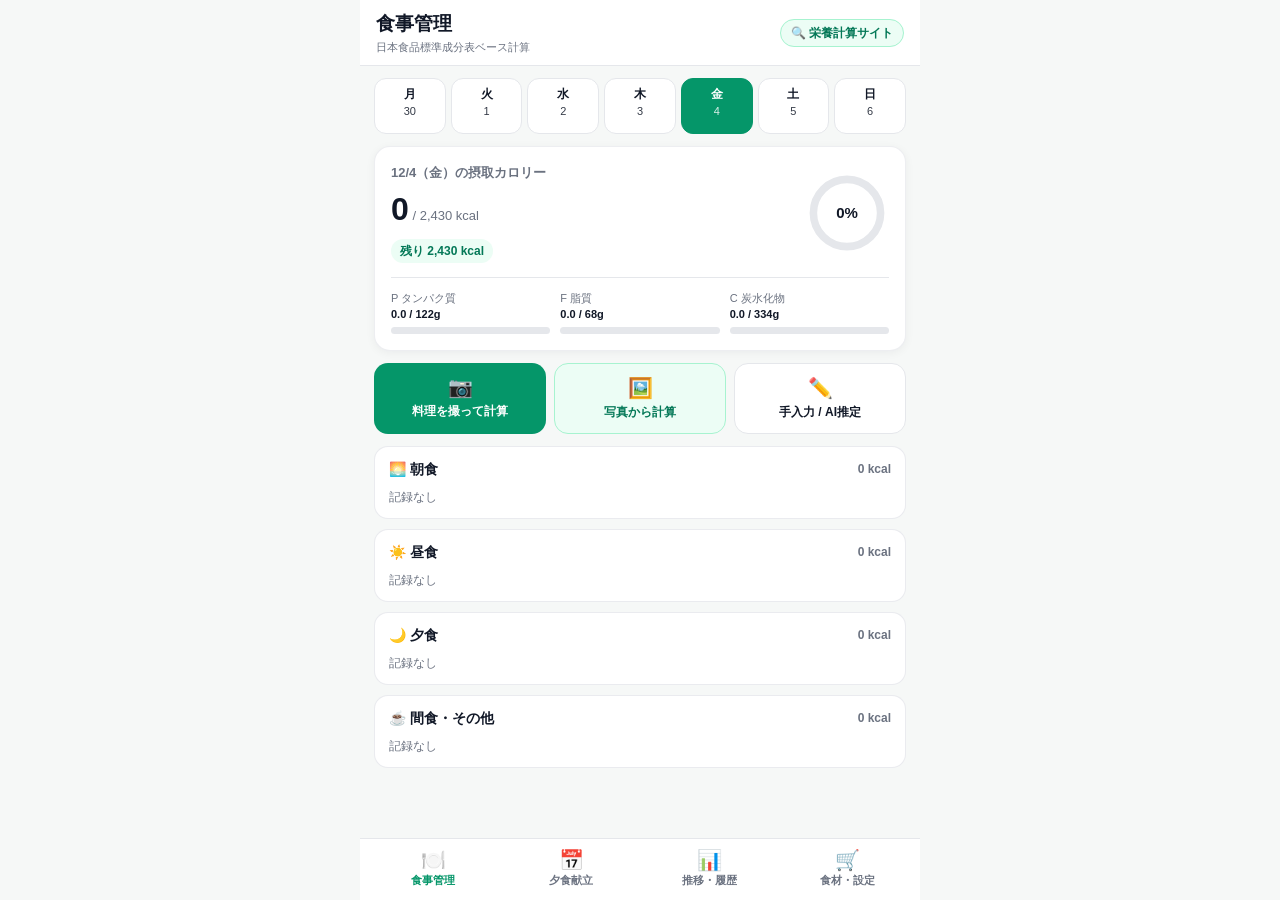
<file: index.html>
<!DOCTYPE html>
<html lang="ja">
<head>
  <meta charset="UTF-8" />
  <meta name="viewport" content="width=device-width, initial-scale=1.0, maximum-scale=1.0, user-scalable=no, viewport-fit=cover" />
  <meta name="apple-mobile-web-app-capable" content="yes" />
  <meta name="apple-mobile-web-app-status-bar-style" content="default" />
  <meta name="apple-mobile-web-app-title" content="献立＆食事管理" />
  <meta name="theme-color" content="#059669" />
  <title>献立＆食事管理アプリ</title>
  <link rel="stylesheet" href="style.css" />
</head>
<body>
  <div id="app">
    <!-- ヘッダー -->
    <header class="app-header">
      <div class="header-inner">
        <div>
          <h1 id="header-title">食事管理</h1>
          <p id="header-subtitle" class="header-sub">日本食品標準成分表ベース計算</p>
        </div>
        <div class="header-actions">
          <a href="https://www.eiyoukeisan.com/" target="_blank" rel="noopener noreferrer" class="btn-chip-outline" title="簡単！栄養andカロリー計算を開く">
            🔍 栄養計算サイト
          </a>
        </div>
      </div>
    </header>

    <!-- メインコンテンツ -->
    <main class="main-content">

      <!-- ================= タブ1: 食事管理 (月〜日) ================= -->
      <section id="tab-meals" class="tab-panel active">
        <!-- 曜日バー (月〜日) -->
        <div class="weekday-strip" id="meal-weekday-strip"></div>

        <!-- カロリー＆PFCサマリーカード -->
        <div class="card dashboard-card">
          <div class="dashboard-top">
            <div>
              <div class="date-label" id="selected-date-label"></div>
              <div class="cal-main">
                <span id="eaten-cal" class="cal-num">0</span>
                <span class="cal-unit">/ <span id="target-cal-display">2000</span> kcal</span>
              </div>
              <div id="remaining-cal-badge" class="remaining-badge ok">残り 2000 kcal</div>
            </div>
            <div class="ring-wrap">
              <svg class="ring-svg" viewBox="0 0 100 100">
                <circle class="ring-bg" cx="50" cy="50" r="40" />
                <circle id="ring-progress" class="ring-fg" cx="50" cy="50" r="40" stroke-dasharray="251.33" stroke-dashoffset="251.33" />
              </svg>
              <div class="ring-center">
                <span id="ring-percent">0%</span>
              </div>
            </div>
          </div>

          <div class="pfc-bars">
            <div class="pfc-item">
              <div class="pfc-head"><span>P タンパク質</span><span id="p-val">0 / 0g</span></div>
              <div class="bar-track"><div id="p-bar" class="bar-fill p-color"></div></div>
            </div>
            <div class="pfc-item">
              <div class="pfc-head"><span>F 脂質</span><span id="f-val">0 / 0g</span></div>
              <div class="bar-track"><div id="f-bar" class="bar-fill f-color"></div></div>
            </div>
            <div class="pfc-item">
              <div class="pfc-head"><span>C 炭水化物</span><span id="c-val">0 / 0g</span></div>
              <div class="bar-track"><div id="c-bar" class="bar-fill c-color"></div></div>
            </div>
          </div>
        </div>

        <!-- 写真でカロリー算出＆手動追加アクション -->
        <div class="action-grid">
          <button type="button" class="btn-primary-card" id="btn-meal-camera">
            <span class="btn-icon">📷</span>
            <span>料理を撮って計算</span>
          </button>
          <button type="button" class="btn-secondary-card" id="btn-meal-album">
            <span class="btn-icon">🖼️</span>
            <span>写真から計算</span>
          </button>
          <button type="button" class="btn-outline-card" id="btn-meal-manual">
            <span class="btn-icon">✏️</span>
            <span>手入力 / AI推定</span>
          </button>
        </div>

        <!-- 隠しファイル入力 (料理写真) -->
        <input type="file" id="input-meal-camera" accept="image/*" capture="environment" class="hidden" />
        <input type="file" id="input-meal-album" accept="image/*" class="hidden" />

        <!-- 夕食献立との連動カード -->
        <div id="linked-dinner-box" class="linked-dinner-box hidden"></div>

        <!-- 食事ログリスト (朝・昼・夕・間食) -->
        <div id="daily-meal-sections"></div>
      </section>

      <!-- ================= タブ2: 夕食献立 (月〜日) ================= -->
      <section id="tab-menu" class="tab-panel">
        <div class="card hero-menu-card">
          <div class="hero-menu-head">
            <div>
              <h2>今週の夕食献立（月〜日）</h2>
              <p class="muted-text">週1回の買い物食材から、必要な曜日だけAIが作成します</p>
            </div>
            <span id="pantry-count-pill" class="pill-emerald">食材 0品</span>
          </div>
          <div class="menu-cta-row">
            <button type="button" class="btn-primary flex-1" id="btn-open-ai-menu">
              ✨ 手持ち食材から作成
            </button>
            <button type="button" class="btn-outline" id="btn-open-recipe-search">
              🔎 レシピ検索
            </button>
          </div>
        </div>

        <div id="weekly-menu-list" class="menu-list"></div>
      </section>

      <!-- ================= タブ3: 推移・履歴 ================= -->
      <section id="tab-history" class="tab-panel">
        <div class="segment-control" id="history-range-toggle">
          <button type="button" class="seg-btn active" data-range="7">直近7日間</button>
          <button type="button" class="seg-btn" data-range="30">直近30日間</button>
        </div>

        <!-- 期間サマリー -->
        <div class="stats-grid">
          <div class="stat-card">
            <span class="stat-label">平均摂取</span>
            <strong id="stat-avg-cal">0 kcal</strong>
          </div>
          <div class="stat-card">
            <span class="stat-label">記録日数</span>
            <strong id="stat-logged-days">0 日</strong>
          </div>
          <div class="stat-card">
            <span class="stat-label">目標圏内</span>
            <strong id="stat-hit-rate">0%</strong>
          </div>
        </div>

        <!-- カロリー推移グラフ -->
        <div class="card">
          <div class="card-head-row">
            <h3>日別摂取カロリー推移</h3>
            <span class="muted-text small" id="chart-target-legend">破線: 目標</span>
          </div>
          <div id="calorie-chart-container" class="chart-scroll"></div>
          <div class="avg-pfc-strip" id="stat-avg-pfc">平均PFC: P 0g / F 0g / C 0g</div>
        </div>

        <!-- 体重推移グラフ -->
        <div class="card">
          <div class="card-head-row">
            <h3>体重の推移</h3>
            <button type="button" class="btn-link" id="btn-quick-weight">+ 今日の体重を記録</button>
          </div>
          <div id="weight-chart-container"></div>
        </div>

        <!-- 日別食事履歴アコーディオン -->
        <div class="card">
          <div class="card-head-row">
            <h3>日別の食事ログ履歴</h3>
            <button type="button" class="btn-link" id="btn-load-sample-history">デモ履歴を追加</button>
          </div>
          <div id="history-log-list"></div>
        </div>
      </section>

      <!-- ================= タブ4: 食材・設定 ================= -->
      <section id="tab-settings" class="tab-panel">
        <!-- 買い物レシート・食材写真取り込み -->
        <div class="card">
          <div class="card-head-row">
            <h3>🛒 手持ち食材（買い物リスト）</h3>
            <button type="button" class="btn-link" id="btn-add-pantry-manual">+ 手動追加</button>
          </div>
          <p class="muted-text small mb-8">レシートや買った食材を撮影すると、AIが食品だけ抽出して登録します。</p>
          <div class="two-col-btns mb-12">
            <button type="button" class="btn-primary" id="btn-receipt-camera">📷 レシート/食材を撮影</button>
            <button type="button" class="btn-outline" id="btn-receipt-album">🖼️ 写真から選択</button>
          </div>
          <input type="file" id="input-receipt-camera" accept="image/*" capture="environment" class="hidden" />
          <input type="file" id="input-receipt-album" accept="image/*" class="hidden" />

          <div id="pantry-list" class="pantry-list"></div>
        </div>

        <!-- 身体データ・目標カロリー計算 -->
        <div class="card">
          <h3>⚖️ 身体データ・目安カロリー</h3>
          <div class="target-hero-box">
            <span class="muted-text small">1日の目安摂取カロリー</span>
            <div class="target-hero-val"><span id="settings-target-cal">2000</span> kcal</div>
            <div class="muted-text small" id="settings-bmr-tdee">基礎代謝: 0 kcal / 総消費: 0 kcal</div>
          </div>

          <div class="form-grid">
            <label class="form-field">
              <span>体重 (kg)</span>
              <input type="number" id="prof-weight" step="0.1" inputmode="decimal" />
            </label>
            <label class="form-field">
              <span>身長 (cm)</span>
              <input type="number" id="prof-height" step="0.1" inputmode="decimal" />
            </label>
            <label class="form-field">
              <span>年齢</span>
              <input type="number" id="prof-age" inputmode="numeric" />
            </label>
            <label class="form-field">
              <span>性別</span>
              <select id="prof-gender">
                <option value="male">男性</option>
                <option value="female">女性</option>
              </select>
            </label>
          </div>

          <label class="form-field mt-8">
            <span>日常の活動レベル</span>
            <select id="prof-activity">
              <option value="1.2">低い（デスクワーク中心）</option>
              <option value="1.55">普通（立ち仕事・週1〜3回の運動）</option>
              <option value="1.725">高い（肉体労働・週4回以上の運動）</option>
            </select>
          </label>

          <label class="form-field mt-8">
            <span>目標</span>
            <select id="prof-goal">
              <option value="-400">減量（-400 kcal）</option>
              <option value="0">現状維持（±0 kcal）</option>
              <option value="300">増量（+300 kcal）</option>
            </select>
          </label>

          <div class="toggle-row mt-12">
            <span>目標カロリーを手動で指定する</span>
            <input type="checkbox" id="prof-manual-toggle" class="switch-input" />
          </div>
          <label class="form-field mt-8 hidden" id="manual-cal-wrap">
            <span>手動目標カロリー (kcal)</span>
            <input type="number" id="prof-manual-cal" inputmode="numeric" />
          </label>

          <label class="form-field mt-12">
            <span>夕食のカロリー目安配分: <strong id="dinner-ratio-label">40%</strong>（約 <span id="dinner-cal-guide">800</span> kcal）</span>
            <input type="range" id="prof-dinner-ratio" min="30" max="50" step="5" />
          </label>

          <button type="button" class="btn-outline w-full mt-12" id="btn-save-weight-log">
            現在の体重を履歴に記録する
          </button>
        </div>

        <!-- Gemini APIキー設定 -->
        <div class="card">
          <h3>🔑 Gemini API 設定（写真解析・AI献立）</h3>
          <p class="muted-text small mb-8">
            Google AI Studio の無料APIキーを保存すると、料理写真・レシートの実画像認識と、日本食品標準成分表（八訂）ベースの食材グラム分解計算が有効になります。未設定時はデモAIで動作します。
          </p>
          <label class="form-field">
            <span>Gemini API キー</span>
            <input type="password" id="input-api-key" placeholder="AIzaSy..." autocomplete="off" />
          </label>
          <div class="two-col-btns mt-8">
            <button type="button" class="btn-primary" id="btn-save-api-key">キーを保存</button>
            <button type="button" class="btn-outline" id="btn-clear-api-key">クリア</button>
          </div>
          <div id="api-key-status" class="muted-text small mt-8"></div>
        </div>

        <!-- データ管理 -->
        <div class="card">
          <h3>🗂️ データ管理</h3>
          <div class="two-col-btns">
            <button type="button" class="btn-outline" id="btn-reset-week-menu">今週の献立をクリア</button>
            <button type="button" class="btn-danger-outline" id="btn-reset-all">全データを初期化</button>
          </div>
        </div>
      </section>
    </main>

    <!-- 下部タブナビゲーション -->
    <nav class="bottom-nav">
      <button type="button" class="nav-item active" data-tab="meals">
        <span class="nav-icon">🍽️</span>
        <span class="nav-label">食事管理</span>
      </button>
      <button type="button" class="nav-item" data-tab="menu">
        <span class="nav-icon">📅</span>
        <span class="nav-label">夕食献立</span>
      </button>
      <button type="button" class="nav-item" data-tab="history">
        <span class="nav-icon">📊</span>
        <span class="nav-label">推移・履歴</span>
      </button>
      <button type="button" class="nav-item" data-tab="settings">
        <span class="nav-icon">🛒</span>
        <span class="nav-label">食材・設定</span>
      </button>
    </nav>
  </div>

  <!-- ================= モーダル群 ================= -->

  <!-- 1. 食事の追加・写真解析確認モーダル -->
  <div id="modal-meal" class="modal-backdrop hidden">
    <div class="modal-sheet">
      <div class="modal-header">
        <h3 id="modal-meal-title">食事を記録</h3>
        <button type="button" class="modal-close" data-close="modal-meal">✕</button>
      </div>
      <div class="modal-body">
        <div id="meal-photo-preview-wrap" class="photo-preview-wrap hidden">
          <img id="meal-photo-preview" alt="料理写真プレビュー" />
          <div id="meal-ai-note" class="ai-note-box"></div>
        </div>

        <label class="form-field">
          <span>時間帯</span>
          <select id="meal-input-timing">
            <option value="breakfast">朝食</option>
            <option value="lunch">昼食</option>
            <option value="dinner">夕食</option>
            <option value="snack">間食・その他</option>
          </select>
        </label>

        <label class="form-field mt-8">
          <span>料理名・内容</span>
          <div class="input-with-btn">
            <input type="text" id="meal-input-name" placeholder="例：鶏むね肉の照り焼きとご飯150g" />
            <button type="button" class="btn-ai-inline" id="btn-estimate-text-cal">✨ AI計算</button>
          </div>
        </label>

        <!-- 方法3: eiyoukeisan.com 検索リンク -->
        <div class="eiyou-link-bar mt-8">
          <button type="button" class="btn-eiyou-search" id="btn-eiyou-meal-search">
            🔍 「簡単！栄養andカロリー計算」で調べる
          </button>
        </div>

        <!-- 方法1: 成分表ベース食材グラム分解内訳 -->
        <div id="meal-breakdown-wrap" class="breakdown-box hidden mt-8">
          <div class="breakdown-head">
            <span>📋 日本食品標準成分表ベース内訳</span>
            <span class="muted-text small">自動合算</span>
          </div>
          <ul id="meal-breakdown-list" class="breakdown-list"></ul>
        </div>

        <div class="form-grid mt-8">
          <label class="form-field">
            <span>カロリー (kcal)</span>
            <input type="number" id="meal-input-cal" inputmode="numeric" />
          </label>
          <label class="form-field">
            <span>P タンパク質 (g)</span>
            <input type="number" id="meal-input-p" step="0.1" inputmode="decimal" />
          </label>
          <label class="form-field">
            <span>F 脂質 (g)</span>
            <input type="number" id="meal-input-f" step="0.1" inputmode="decimal" />
          </label>
          <label class="form-field">
            <span>C 炭水化物 (g)</span>
            <input type="number" id="meal-input-c" step="0.1" inputmode="decimal" />
          </label>
        </div>
      </div>
      <div class="modal-footer">
        <button type="button" class="btn-primary w-full" id="btn-save-meal-entry">この内容で記録する</button>
      </div>
    </div>
  </div>

  <!-- 2. AI夕食献立作成モーダル (除外曜日選択) -->
  <div id="modal-ai-menu" class="modal-backdrop hidden">
    <div class="modal-sheet">
      <div class="modal-header">
        <h3>✨ 夕食献立をAI作成</h3>
        <button type="button" class="modal-close" data-close="modal-ai-menu">✕</button>
      </div>
      <div class="modal-body">
        <p class="muted-text small mb-8">夕食を作成する曜日を選んでください（タップで「除く」に切替）。</p>
        <div class="day-toggle-grid" id="ai-menu-day-toggles"></div>

        <label class="form-field mt-12">
          <span>希望・条件（任意）</span>
          <input type="text" id="ai-menu-pref" placeholder="例：調理20分以内、高タンパク、和食多め" />
        </label>

        <div class="info-pill-box mt-12">
          <div>📦 使用する手持ち食材：<strong id="ai-menu-pantry-summary">0品</strong></div>
          <div>🎯 1食の目安カロリー：<strong id="ai-menu-cal-guide">800 kcal</strong>（成分表ベース計算）</div>
        </div>
      </div>
      <div class="modal-footer">
        <button type="button" class="btn-primary w-full" id="btn-run-ai-menu">選んだ曜日の献立を作成</button>
      </div>
    </div>
  </div>

  <!-- 3. 夕食献立 手動編集モーダル -->
  <div id="modal-edit-dinner" class="modal-backdrop hidden">
    <div class="modal-sheet">
      <div class="modal-header">
        <h3 id="modal-edit-dinner-title">夕食献立を編集</h3>
        <button type="button" class="modal-close" data-close="modal-edit-dinner">✕</button>
      </div>
      <div class="modal-body">
        <label class="form-field">
          <span>メニュー名</span>
          <div class="input-with-btn">
            <input type="text" id="edit-dinner-name" placeholder="例：鮭の塩焼き・具だくさん味噌汁・ご飯" />
            <button type="button" class="btn-ai-inline" id="btn-estimate-dinner-cal">✨ AI計算</button>
          </div>
        </label>

        <div class="eiyou-link-bar mt-8">
          <button type="button" class="btn-eiyou-search" id="btn-eiyou-dinner-search">
            🔍 「簡単！栄養andカロリー計算」で調べる
          </button>
        </div>

        <label class="form-field mt-8">
          <span>使う食材・メモ</span>
          <input type="text" id="edit-dinner-ingredients" placeholder="例：鮭切り身 100g、豆腐 100g、白米 150g" />
        </label>

        <div class="form-grid mt-8">
          <label class="form-field">
            <span>カロリー (kcal)</span>
            <input type="number" id="edit-dinner-cal" inputmode="numeric" />
          </label>
          <label class="form-field">
            <span>P (g)</span>
            <input type="number" id="edit-dinner-p" step="0.1" inputmode="decimal" />
          </label>
          <label class="form-field">
            <span>F (g)</span>
            <input type="number" id="edit-dinner-f" step="0.1" inputmode="decimal" />
          </label>
          <label class="form-field">
            <span>C (g)</span>
            <input type="number" id="edit-dinner-c" step="0.1" inputmode="decimal" />
          </label>
        </div>
      </div>
      <div class="modal-footer">
        <button type="button" class="btn-primary w-full" id="btn-save-edit-dinner">献立を保存</button>
      </div>
    </div>
  </div>

  <!-- 4. レシピ検索 ＆ 栄養計算サイト確認モーダル -->
  <div id="modal-recipe" class="modal-backdrop hidden">
    <div class="modal-sheet">
      <div class="modal-header">
        <h3>🔎 レシピ検索・栄養確認</h3>
        <button type="button" class="modal-close" data-close="modal-recipe">✕</button>
      </div>
      <div class="modal-body">
        <label class="form-field">
          <span>検索キーワード（食材・料理名）</span>
          <input type="text" id="recipe-search-keyword" placeholder="例：鶏むね肉 ヘルシー" />
        </label>
        <div id="recipe-pantry-chips" class="chip-wrap mt-8"></div>

        <div class="recipe-site-grid mt-12">
          <button type="button" class="btn-site" data-site="cookpad">クックパッド</button>
          <button type="button" class="btn-site" data-site="kurashiru">クラシル</button>
          <button type="button" class="btn-site" data-site="delish">デリッシュキッチン</button>
          <button type="button" class="btn-site btn-site-eiyou" data-site="eiyou">栄養andカロリー計算</button>
        </div>

        <hr class="divider" />
        <h4 class="mb-8">決まったレシピを夕食献立に登録</h4>
        <label class="form-field">
          <span>登録する曜日</span>
          <select id="recipe-target-day"></select>
        </label>
        <label class="form-field mt-8">
          <span>料理名</span>
          <div class="input-with-btn">
            <input type="text" id="recipe-import-name" placeholder="見つけたメニュー名を入力" />
            <button type="button" class="btn-ai-inline" id="btn-estimate-recipe-cal">✨ AI計算</button>
          </div>
        </label>
        <div class="form-grid mt-8">
          <label class="form-field">
            <span>カロリー (kcal)</span>
            <input type="number" id="recipe-import-cal" inputmode="numeric" value="600" />
          </label>
          <label class="form-field">
            <span>P (g)</span>
            <input type="number" id="recipe-import-p" step="0.1" value="30" />
          </label>
          <label class="form-field">
            <span>F (g)</span>
            <input type="number" id="recipe-import-f" step="0.1" value="18" />
          </label>
          <label class="form-field">
            <span>C (g)</span>
            <input type="number" id="recipe-import-c" step="0.1" value="70" />
          </label>
        </div>
      </div>
      <div class="modal-footer">
        <button type="button" class="btn-primary w-full" id="btn-import-recipe">この曜日の夕食に登録</button>
      </div>
    </div>
  </div>

  <!-- 5. レシート・食材写真 抽出確認モーダル -->
  <div id="modal-receipt" class="modal-backdrop hidden">
    <div class="modal-sheet">
      <div class="modal-header">
        <h3>🛒 抽出した食材を確認</h3>
        <button type="button" class="modal-close" data-close="modal-receipt">✕</button>
      </div>
      <div class="modal-body">
        <p class="muted-text small mb-8">登録する食品にチェックを入れ、必要に応じて名称や分量を修正してください。</p>
        <div id="receipt-extracted-list" class="extracted-list"></div>
      </div>
      <div class="modal-footer">
        <button type="button" class="btn-primary w-full" id="btn-confirm-receipt-items">手持ち食材に追加</button>
      </div>
    </div>
  </div>

  <!-- ローディングオーバーレイ -->
  <div id="loading-overlay" class="loading-overlay hidden">
    <div class="loading-card">
      <div class="spinner"></div>
      <p id="loading-text">AIが成分表ベースで計算中...</p>
    </div>
  </div>

  <!-- トースト通知 -->
  <div id="toast" class="toast hidden"></div>

  <script src="app.js"></script>
</body>
</html>
</file>
<file: style.css>
/* ================= ベース＆テーマ ================= */
:root {
  --bg: #f6f8f7;
  --surface: #ffffff;
  --primary: #059669;
  --primary-dark: #047857;
  --primary-soft: #ecfdf5;
  --accent: #f59e0b;
  --danger: #dc2626;
  --danger-soft: #fef2f2;
  --text: #111827;
  --muted: #6b7280;
  --border: #e5e7eb;
  --radius: 16px;
  --shadow: 0 2px 10px rgba(17, 24, 39, 0.05);
  --nav-height: 68px;
}

* {
  box-sizing: border-box;
  -webkit-tap-highlight-color: transparent;
}

html, body {
  margin: 0;
  padding: 0;
  background: var(--bg);
  color: var(--text);
  font-family: -apple-system, BlinkMacSystemFont, "Hiragino Sans", "Hiragino Kaku Gothic ProN", sans-serif;
  font-size: 15px;
  line-height: 1.5;
  overscroll-behavior-y: none;
}

.hidden { display: none !important; }
.w-full { width: 100%; }
.flex-1 { flex: 1; }
.mt-8 { margin-top: 8px; }
.mt-12 { margin-top: 12px; }
.mb-8 { margin-bottom: 8px; }
.mb-12 { margin-bottom: 12px; }
.muted-text { color: var(--muted); margin: 0; }
.small { font-size: 12px; }

/* ================= ヘッダー＆レイアウト ================= */
#app {
  max-width: 560px;
  margin: 0 auto;
  min-height: 100dvh;
  display: flex;
  flex-direction: column;
}

.app-header {
  position: sticky;
  top: 0;
  z-index: 20;
  background: rgba(255, 255, 255, 0.94);
  backdrop-filter: blur(12px);
  -webkit-backdrop-filter: blur(12px);
  border-bottom: 1px solid var(--border);
  padding: calc(10px + env(safe-area-inset-top)) 16px 10px;
}

.header-inner {
  display: flex;
  align-items: center;
  justify-content: space-between;
  gap: 8px;
}

.app-header h1 {
  margin: 0;
  font-size: 19px;
  font-weight: 700;
}

.header-sub {
  margin: 0;
  font-size: 11px;
  color: var(--muted);
}

.btn-chip-outline {
  text-decoration: none;
  font-size: 12px;
  font-weight: 600;
  color: var(--primary-dark);
  background: var(--primary-soft);
  border: 1px solid #a7f3d0;
  padding: 6px 10px;
  border-radius: 999px;
  white-space: nowrap;
}

.main-content {
  flex: 1;
  padding: 12px 14px calc(var(--nav-height) + env(safe-area-inset-bottom) + 20px);
}

.tab-panel { display: none; }
.tab-panel.active { display: block; }

/* ================= カード・ボタン ================= */
.card {
  background: var(--surface);
  border-radius: var(--radius);
  padding: 16px;
  margin-bottom: 12px;
  box-shadow: var(--shadow);
  border: 1px solid rgba(229, 231, 235, 0.7);
}

.card h2, .card h3 {
  margin: 0 0 8px;
  font-size: 16px;
  font-weight: 700;
}

.card-head-row {
  display: flex;
  align-items: center;
  justify-content: space-between;
  gap: 8px;
  margin-bottom: 10px;
}

.card-head-row h3 { margin: 0; }

button {
  font-family: inherit;
  cursor: pointer;
  border: none;
  background: none;
}

.btn-primary {
  background: var(--primary);
  color: #fff;
  font-weight: 700;
  font-size: 14px;
  padding: 11px 14px;
  border-radius: 12px;
  display: inline-flex;
  align-items: center;
  justify-content: center;
  gap: 6px;
}

.btn-primary:active { background: var(--primary-dark); }

.btn-outline {
  background: var(--surface);
  color: var(--text);
  border: 1px solid var(--border);
  font-weight: 600;
  font-size: 14px;
  padding: 10px 14px;
  border-radius: 12px;
  display: inline-flex;
  align-items: center;
  justify-content: center;
  gap: 6px;
}

.btn-danger-outline {
  background: var(--danger-soft);
  color: var(--danger);
  border: 1px solid #fecaca;
  font-weight: 600;
  font-size: 14px;
  padding: 10px 14px;
  border-radius: 12px;
}

.btn-link {
  color: var(--primary);
  font-weight: 600;
  font-size: 13px;
  padding: 4px;
}

.two-col-btns {
  display: grid;
  grid-template-columns: 1fr 1fr;
  gap: 8px;
}

/* ================= 曜日バー ================= */
.weekday-strip {
  display: grid;
  grid-template-columns: repeat(7, 1fr);
  gap: 5px;
  margin-bottom: 12px;
}

.day-pill {
  background: var(--surface);
  border: 1px solid var(--border);
  border-radius: 12px;
  padding: 7px 2px 6px;
  display: flex;
  flex-direction: column;
  align-items: center;
  gap: 2px;
  color: var(--text);
}

.day-pill.active {
  background: var(--primary);
  border-color: var(--primary);
  color: #fff;
}

.day-pill .day-name { font-size: 12px; font-weight: 700; }
.day-pill .day-num { font-size: 11px; opacity: 0.85; }
.day-pill .day-dot {
  width: 6px;
  height: 6px;
  border-radius: 50%;
  background: transparent;
  margin-top: 2px;
}
.day-pill.has-log .day-dot { background: var(--primary); }
.day-pill.active.has-log .day-dot { background: #fff; }

/* ================= ダッシュボード ================= */
.dashboard-top {
  display: flex;
  justify-content: space-between;
  align-items: center;
  gap: 12px;
}

.date-label {
  font-size: 13px;
  font-weight: 600;
  color: var(--muted);
}

.cal-main { margin: 2px 0 6px; }
.cal-num { font-size: 32px; font-weight: 800; letter-spacing: -0.5px; }
.cal-unit { font-size: 13px; color: var(--muted); }

.remaining-badge {
  display: inline-block;
  font-size: 12px;
  font-weight: 700;
  padding: 3px 9px;
  border-radius: 999px;
}
.remaining-badge.ok { background: var(--primary-soft); color: var(--primary-dark); }
.remaining-badge.over { background: var(--danger-soft); color: var(--danger); }

.ring-wrap {
  position: relative;
  width: 84px;
  height: 84px;
  flex-shrink: 0;
}

.ring-svg { width: 100%; height: 100%; transform: rotate(-90deg); }
.ring-bg { fill: none; stroke: #e5e7eb; stroke-width: 9; }
.ring-fg {
  fill: none;
  stroke: var(--primary);
  stroke-width: 9;
  stroke-linecap: round;
  transition: stroke-dashoffset 0.35s ease, stroke 0.2s;
}
.ring-fg.over { stroke: var(--danger); }

.ring-center {
  position: absolute;
  inset: 0;
  display: flex;
  align-items: center;
  justify-content: center;
  font-weight: 800;
  font-size: 15px;
}

.pfc-bars {
  display: grid;
  grid-template-columns: repeat(3, 1fr);
  gap: 10px;
  margin-top: 14px;
  padding-top: 12px;
  border-top: 1px solid var(--border);
}

.pfc-head {
  display: flex;
  flex-direction: column;
  font-size: 11px;
  color: var(--muted);
  margin-bottom: 4px;
}
.pfc-head span:last-child { color: var(--text); font-weight: 700; }

.bar-track {
  height: 7px;
  background: #e5e7eb;
  border-radius: 999px;
  overflow: hidden;
}
.bar-fill { height: 100%; border-radius: 999px; transition: width 0.3s ease; width: 0%; }
.p-color { background: #ef4444; }
.f-color { background: #f59e0b; }
.c-color { background: #3b82f6; }

/* ================= アクションボタン3列 ================= */
.action-grid {
  display: grid;
  grid-template-columns: repeat(3, 1fr);
  gap: 8px;
  margin-bottom: 12px;
}

.btn-primary-card, .btn-secondary-card, .btn-outline-card {
  border-radius: 14px;
  padding: 12px 6px;
  display: flex;
  flex-direction: column;
  align-items: center;
  gap: 4px;
  font-size: 12px;
  font-weight: 700;
  text-align: center;
}

.btn-primary-card { background: var(--primary); color: #fff; }
.btn-secondary-card { background: var(--primary-soft); color: var(--primary-dark); border: 1px solid #a7f3d0; }
.btn-outline-card { background: var(--surface); color: var(--text); border: 1px solid var(--border); }
.btn-icon { font-size: 20px; }

/* ================= 連動夕食カード＆食事リスト ================= */
.linked-dinner-box {
  background: #f0fdf4;
  border: 1px solid #86efac;
  border-radius: 14px;
  padding: 12px 14px;
  margin-bottom: 12px;
}

.linked-badge {
  display: inline-block;
  font-size: 11px;
  font-weight: 700;
  color: var(--primary-dark);
  background: #dcfce7;
  padding: 2px 8px;
  border-radius: 999px;
  margin-bottom: 6px;
}

.linked-row {
  display: flex;
  align-items: center;
  justify-content: space-between;
  gap: 10px;
}

.meal-section-card {
  background: var(--surface);
  border-radius: 14px;
  padding: 12px 14px;
  margin-bottom: 10px;
  border: 1px solid rgba(229, 231, 235, 0.8);
}

.meal-sec-head {
  display: flex;
  align-items: center;
  justify-content: space-between;
  margin-bottom: 8px;
}

.meal-sec-title { font-weight: 700; font-size: 14px; }
.meal-sec-cal { font-size: 12px; color: var(--muted); font-weight: 600; }

.meal-row {
  display: flex;
  align-items: flex-start;
  gap: 10px;
  padding: 8px 0;
  border-top: 1px solid #f3f4f6;
}

.meal-thumb {
  width: 46px;
  height: 46px;
  border-radius: 10px;
  object-fit: cover;
  flex-shrink: 0;
  border: 1px solid var(--border);
}

.meal-info { flex: 1; min-width: 0; }
.meal-name { font-weight: 600; font-size: 14px; word-break: break-word; }
.meal-meta { font-size: 12px; color: var(--muted); margin-top: 2px; }
.meal-breakdown-mini {
  font-size: 11px;
  color: #4b5563;
  background: #f9fafb;
  padding: 4px 8px;
  border-radius: 8px;
  margin-top: 4px;
}

.btn-del-mini {
  color: #9ca3af;
  font-size: 15px;
  padding: 4px 6px;
}
.btn-del-mini:active { color: var(--danger); }

.check-btn {
  width: 26px;
  height: 26px;
  border-radius: 50%;
  border: 2px solid #cbd5e1;
  display: inline-flex;
  align-items: center;
  justify-content: center;
  font-size: 14px;
  flex-shrink: 0;
  background: #fff;
  color: transparent;
}
.check-btn.checked {
  background: var(--primary);
  border-color: var(--primary);
  color: #fff;
}

/* ================= 夕食献立タブ ================= */
.hero-menu-head {
  display: flex;
  justify-content: space-between;
  align-items: flex-start;
  gap: 8px;
  margin-bottom: 12px;
}

.pill-emerald {
  background: var(--primary-soft);
  color: var(--primary-dark);
  font-size: 12px;
  font-weight: 700;
  padding: 4px 10px;
  border-radius: 999px;
  white-space: nowrap;
}

.menu-cta-row {
  display: flex;
  gap: 8px;
}

.menu-day-card {
  background: var(--surface);
  border-radius: var(--radius);
  padding: 14px;
  margin-bottom: 10px;
  border: 1px solid var(--border);
  box-shadow: var(--shadow);
}

.menu-day-card.excluded {
  background: #f9fafb;
  opacity: 0.78;
}

.menu-day-head {
  display: flex;
  align-items: center;
  justify-content: space-between;
  margin-bottom: 8px;
}

.day-tag {
  font-weight: 800;
  font-size: 15px;
  display: inline-flex;
  align-items: center;
  gap: 6px;
}

.status-pill {
  font-size: 11px;
  font-weight: 700;
  padding: 2px 8px;
  border-radius: 999px;
}
.status-pill.eaten { background: #dcfce7; color: #166534; }
.status-pill.excluded { background: #e5e7eb; color: #4b5563; }

.menu-dish-title { font-weight: 700; font-size: 15px; margin-bottom: 4px; }
.menu-actions {
  display: flex;
  flex-wrap: wrap;
  gap: 6px;
  margin-top: 10px;
}
.btn-xs {
  font-size: 12px;
  font-weight: 600;
  padding: 6px 10px;
  border-radius: 8px;
  border: 1px solid var(--border);
  background: #fff;
  color: var(--text);
}
.btn-xs.ai { background: var(--primary-soft); color: var(--primary-dark); border-color: #a7f3d0; }

/* ================= 推移・履歴タブ ================= */
.segment-control {
  display: grid;
  grid-template-columns: 1fr 1fr;
  background: #e5e7eb;
  padding: 3px;
  border-radius: 12px;
  margin-bottom: 12px;
}

.seg-btn {
  padding: 8px;
  border-radius: 10px;
  font-size: 13px;
  font-weight: 700;
  color: var(--muted);
}
.seg-btn.active {
  background: #fff;
  color: var(--text);
  box-shadow: 0 1px 4px rgba(0, 0, 0, 0.08);
}

.stats-grid {
  display: grid;
  grid-template-columns: repeat(3, 1fr);
  gap: 8px;
  margin-bottom: 12px;
}

.stat-card {
  background: var(--surface);
  border-radius: 14px;
  padding: 12px 8px;
  text-align: center;
  border: 1px solid var(--border);
}
.stat-label { display: block; font-size: 11px; color: var(--muted); margin-bottom: 2px; }
.stat-card strong { font-size: 16px; color: var(--text); }

.chart-scroll {
  overflow-x: auto;
  -webkit-overflow-scrolling: touch;
  padding-bottom: 4px;
}

.avg-pfc-strip {
  margin-top: 8px;
  padding: 8px 10px;
  background: #f9fafb;
  border-radius: 10px;
  font-size: 12px;
  font-weight: 600;
  text-align: center;
  color: #374151;
}

.history-acc-item {
  border-top: 1px solid var(--border);
  padding: 10px 0;
}
.history-acc-head {
  width: 100%;
  display: flex;
  justify-content: space-between;
  align-items: center;
  text-align: left;
  font-size: 14px;
  font-weight: 700;
  color: var(--text);
}
.history-acc-body {
  margin-top: 8px;
  padding-left: 6px;
}

/* ================= 食材・設定タブ ================= */
.pantry-list {
  display: flex;
  flex-direction: column;
  gap: 6px;
}

.pantry-row {
  display: flex;
  align-items: center;
  justify-content: space-between;
  gap: 8px;
  padding: 8px 10px;
  background: #f9fafb;
  border-radius: 10px;
  border: 1px solid #f3f4f6;
}
.pantry-row.used { opacity: 0.5; text-decoration: line-through; }

.pantry-cat {
  font-size: 10px;
  font-weight: 700;
  padding: 2px 6px;
  border-radius: 6px;
  background: #e5e7eb;
  color: #374151;
}

.target-hero-box {
  background: var(--primary-soft);
  border: 1px solid #a7f3d0;
  border-radius: 14px;
  padding: 14px;
  text-align: center;
  margin-bottom: 12px;
}
.target-hero-val {
  font-size: 30px;
  font-weight: 800;
  color: var(--primary-dark);
}

.form-grid {
  display: grid;
  grid-template-columns: 1fr 1fr;
  gap: 10px;
}

.form-field {
  display: flex;
  flex-direction: column;
  gap: 4px;
  font-size: 12px;
  font-weight: 600;
  color: var(--muted);
}

.form-field input[type="text"],
.form-field input[type="number"],
.form-field input[type="password"],
.form-field select {
  width: 100%;
  padding: 10px 12px;
  border: 1px solid var(--border);
  border-radius: 10px;
  font-size: 15px;
  color: var(--text);
  background: #fff;
  font-family: inherit;
}

.toggle-row {
  display: flex;
  align-items: center;
  justify-content: space-between;
  font-size: 14px;
  font-weight: 600;
}

.switch-input {
  width: 22px;
  height: 22px;
  accent-color: var(--primary);
}

/* ================= 下部ナビ ================= */
.bottom-nav {
  position: fixed;
  bottom: 0;
  left: 50%;
  transform: translateX(-50%);
  width: 100%;
  max-width: 560px;
  background: rgba(255, 255, 255, 0.96);
  backdrop-filter: blur(12px);
  -webkit-backdrop-filter: blur(12px);
  border-top: 1px solid var(--border);
  display: grid;
  grid-template-columns: repeat(4, 1fr);
  padding: 6px 4px calc(8px + env(safe-area-inset-bottom));
  z-index: 30;
}

.nav-item {
  display: flex;
  flex-direction: column;
  align-items: center;
  gap: 2px;
  color: var(--muted);
  padding: 4px 0;
}
.nav-item.active { color: var(--primary); }
.nav-icon { font-size: 20px; line-height: 1.1; }
.nav-label { font-size: 11px; font-weight: 700; }

/* ================= モーダル ================= */
.modal-backdrop {
  position: fixed;
  inset: 0;
  background: rgba(17, 24, 39, 0.48);
  z-index: 50;
  display: flex;
  align-items: flex-end;
  justify-content: center;
}

.modal-sheet {
  width: 100%;
  max-width: 560px;
  max-height: 90dvh;
  background: var(--surface);
  border-radius: 22px 22px 0 0;
  display: flex;
  flex-direction: column;
  overflow: hidden;
  padding-bottom: env(safe-area-inset-bottom);
}

.modal-header {
  display: flex;
  align-items: center;
  justify-content: space-between;
  padding: 14px 16px;
  border-bottom: 1px solid var(--border);
}
.modal-header h3 { margin: 0; font-size: 16px; }
.modal-close { font-size: 18px; color: var(--muted); padding: 4px 8px; }

.modal-body {
  padding: 14px 16px;
  overflow-y: auto;
  -webkit-overflow-scrolling: touch;
}

.modal-footer {
  padding: 12px 16px;
  border-top: 1px solid var(--border);
  background: #fff;
}

.input-with-btn {
  display: flex;
  gap: 6px;
}
.btn-ai-inline {
  background: var(--primary-soft);
  color: var(--primary-dark);
  border: 1px solid #a7f3d0;
  border-radius: 10px;
  padding: 0 12px;
  font-size: 12px;
  font-weight: 700;
  white-space: nowrap;
}

.eiyou-link-bar { display: flex; }
.btn-eiyou-search {
  width: 100%;
  background: #fffbeb;
  color: #b45309;
  border: 1px solid #fde68a;
  border-radius: 10px;
  padding: 8px 10px;
  font-size: 12px;
  font-weight: 700;
  text-align: center;
}

.photo-preview-wrap {
  margin-bottom: 10px;
  display: flex;
  gap: 10px;
  align-items: flex-start;
  background: #f9fafb;
  padding: 10px;
  border-radius: 12px;
}
.photo-preview-wrap img {
  width: 72px;
  height: 72px;
  border-radius: 10px;
  object-fit: cover;
  flex-shrink: 0;
}
.ai-note-box { font-size: 12px; color: #374151; }

.breakdown-box {
  background: #f8fafc;
  border: 1px solid #e2e8f0;
  border-radius: 12px;
  padding: 10px;
}
.breakdown-head {
  display: flex;
  justify-content: space-between;
  font-size: 12px;
  font-weight: 700;
  margin-bottom: 6px;
}
.breakdown-list {
  list-style: none;
  margin: 0;
  padding: 0;
  display: flex;
  flex-direction: column;
  gap: 4px;
}
.breakdown-list li {
  display: flex;
  justify-content: space-between;
  font-size: 12px;
  padding: 3px 0;
  border-top: 1px dashed #e2e8f0;
}

.day-toggle-grid {
  display: grid;
  grid-template-columns: repeat(7, 1fr);
  gap: 6px;
}
.day-toggle-btn {
  padding: 10px 2px;
  border-radius: 12px;
  border: 1px solid var(--primary);
  background: var(--primary);
  color: #fff;
  font-weight: 700;
  font-size: 13px;
  display: flex;
  flex-direction: column;
  align-items: center;
  gap: 2px;
}
.day-toggle-btn span:last-child { font-size: 10px; font-weight: 600; }
.day-toggle-btn.off {
  background: #f3f4f6;
  border-color: var(--border);
  color: var(--muted);
}

.info-pill-box {
  background: var(--primary-soft);
  border-radius: 12px;
  padding: 10px 12px;
  font-size: 13px;
  display: flex;
  flex-direction: column;
  gap: 4px;
}

.chip-wrap {
  display: flex;
  flex-wrap: wrap;
  gap: 6px;
}
.chip-btn {
  background: #f3f4f6;
  color: var(--text);
  font-size: 12px;
  padding: 5px 10px;
  border-radius: 999px;
}

.recipe-site-grid {
  display: grid;
  grid-template-columns: 1fr 1fr;
  gap: 8px;
}
.btn-site {
  padding: 10px;
  border-radius: 10px;
  border: 1px solid var(--border);
  background: #fff;
  font-size: 13px;
  font-weight: 700;
  color: var(--text);
}
.btn-site-eiyou {
  background: #fffbeb;
  border-color: #fde68a;
  color: #b45309;
}

.divider {
  border: none;
  border-top: 1px solid var(--border);
  margin: 14px 0;
}

.extracted-list {
  display: flex;
  flex-direction: column;
  gap: 8px;
}
.extracted-row {
  display: grid;
  grid-template-columns: 24px 1fr 90px;
  gap: 6px;
  align-items: center;
}
.extracted-row input[type="text"] {
  padding: 8px;
  border: 1px solid var(--border);
  border-radius: 8px;
  font-size: 13px;
}

/* ================= ローディング＆トースト ================= */
.loading-overlay {
  position: fixed;
  inset: 0;
  background: rgba(17, 24, 39, 0.55);
  z-index: 80;
  display: flex;
  align-items: center;
  justify-content: center;
}
.loading-card {
  background: #fff;
  padding: 22px 26px;
  border-radius: 16px;
  text-align: center;
  box-shadow: 0 10px 25px rgba(0, 0, 0, 0.2);
}
.spinner {
  width: 34px;
  height: 34px;
  border: 4px solid #e5e7eb;
  border-top-color: var(--primary);
  border-radius: 50%;
  margin: 0 auto 10px;
  animation: spin 0.8s linear infinite;
}
@keyframes spin { to { transform: rotate(360deg); } }

.toast {
  position: fixed;
  left: 50%;
  bottom: calc(var(--nav-height) + env(safe-area-inset-bottom) + 14px);
  transform: translateX(-50%);
  background: #1f2937;
  color: #fff;
  padding: 10px 16px;
  border-radius: 999px;
  font-size: 13px;
  font-weight: 600;
  z-index: 90;
  max-width: 90%;
  text-align: center;
  box-shadow: 0 4px 12px rgba(0, 0, 0, 0.2);
}
</file>
